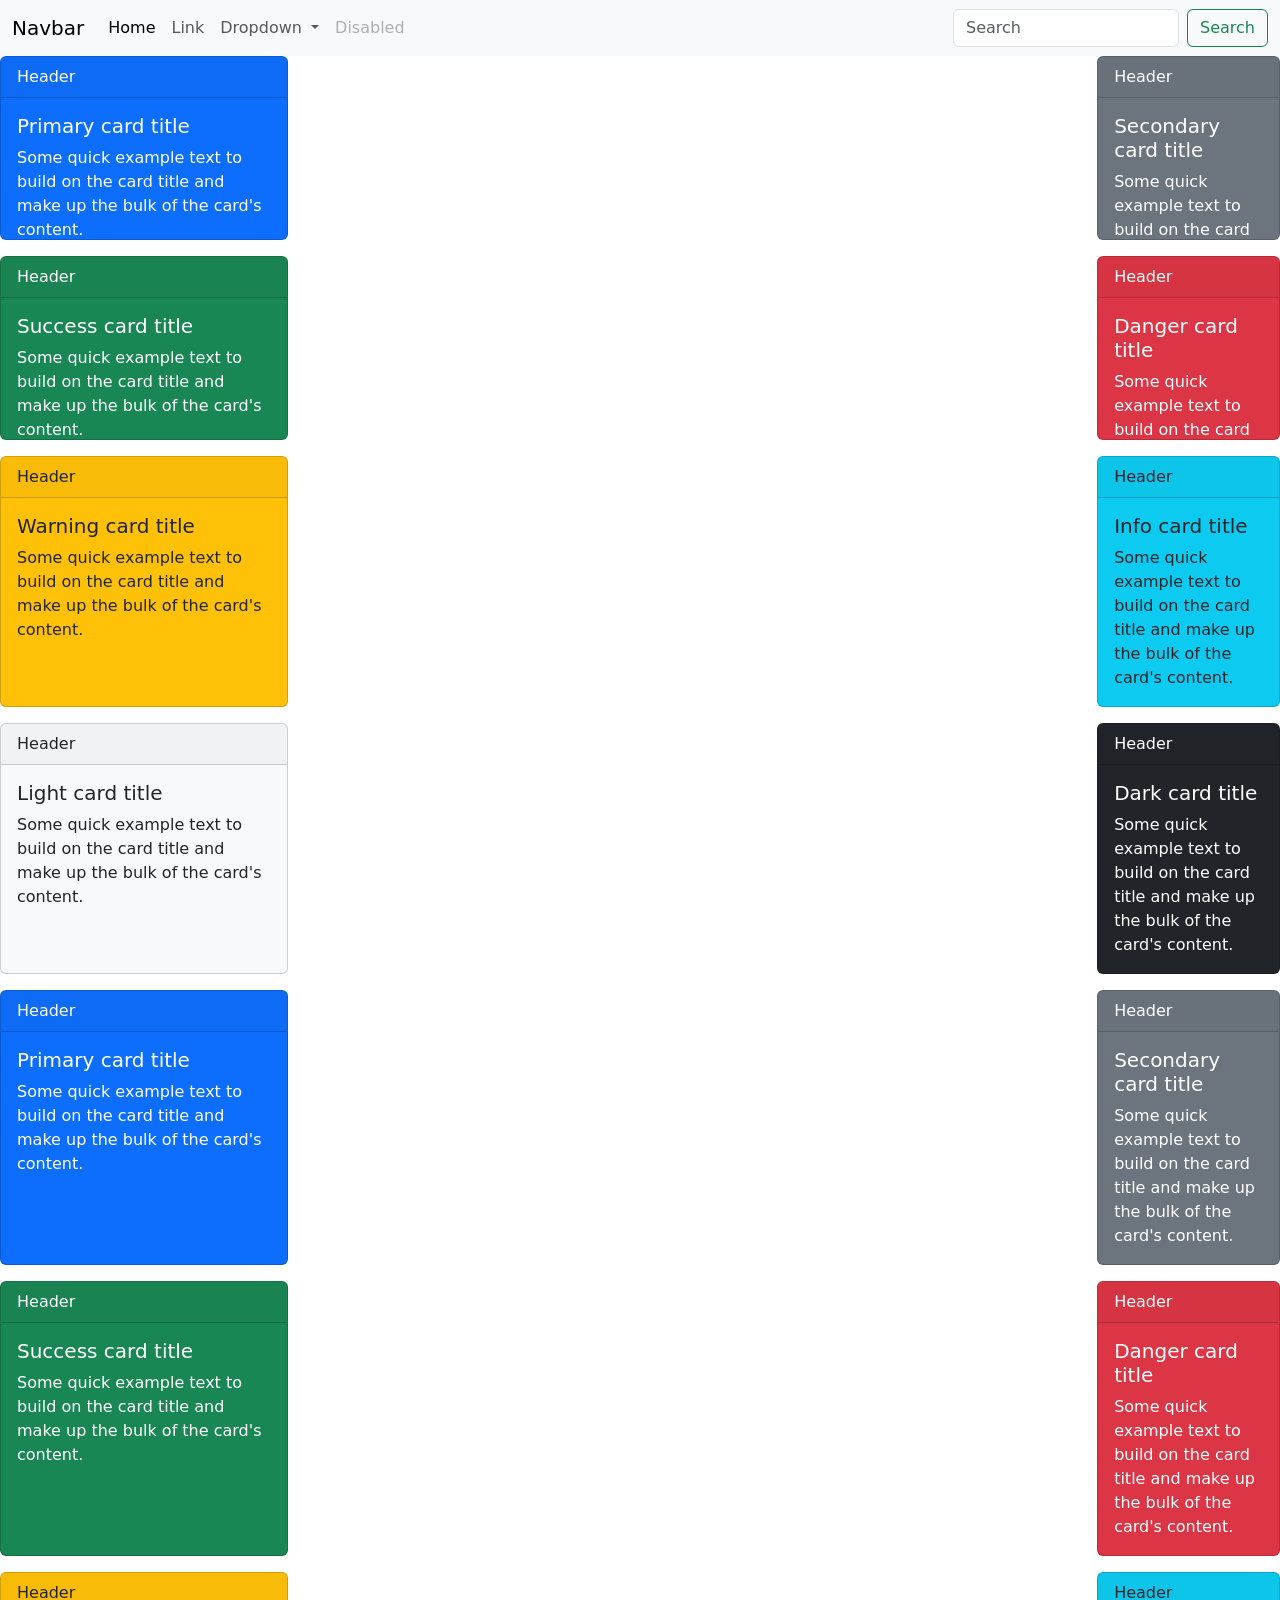
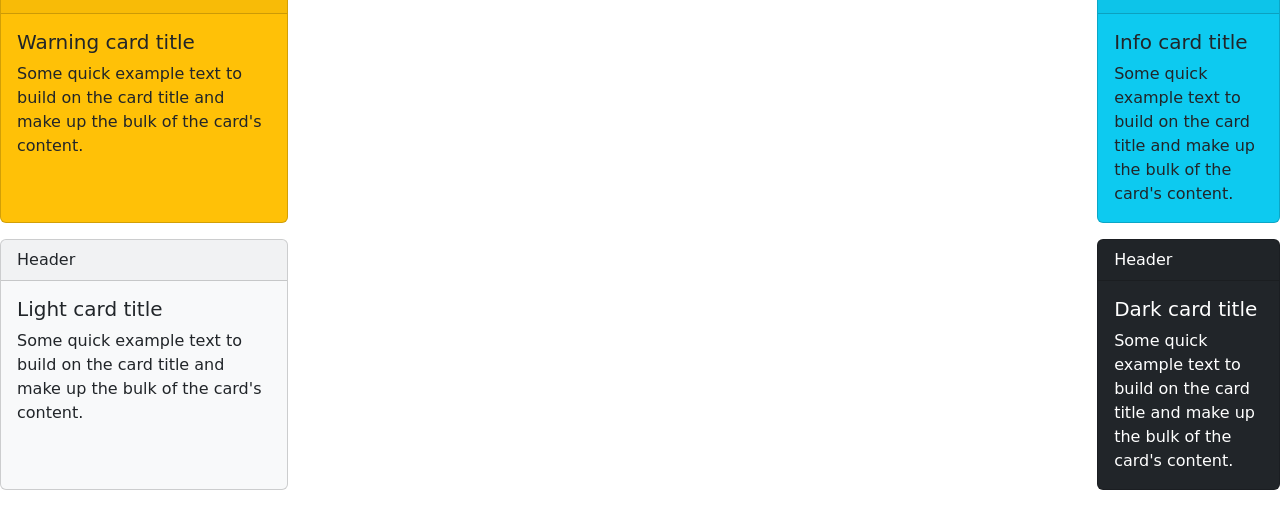
<file: bootstrap/index.html>
<!DOCTYPE html>
<html lang="en">
<head>
    <meta charset="UTF-8">
    <meta name="viewport" content="width=device-width, initial-scale=1.0">
    <link href="https://cdn.jsdelivr.net/npm/bootstrap@5.0.2/dist/css/bootstrap.min.css" rel="stylesheet" integrity="sha384-EVSTQN3/azprG1Anm3QDgpJLIm9Nao0Yz1ztcQTwFspd3yD65VohhpuuCOmLASjC" crossorigin="anonymous">
    <script src="https://cdn.jsdelivr.net/npm/bootstrap@5.0.2/dist/js/bootstrap.bundle.min.js" integrity="sha384-MrcW6ZMFYlzcLA8Nl+NtUVF0sA7MsXsP1UyJoMp4YLEuNSfAP+JcXn/tWtIaxVXM" crossorigin="anonymous"></script>
    <link rel="stylesheet" href="style.css">
    <title>Bootstrap</title>
</head>
<body>
<nav class="navbar navbar-expand-lg navbar-light bg-light">
  <div class="container-fluid">
    <a class="navbar-brand" href="#">Navbar</a>
    <button class="navbar-toggler" type="button" data-bs-toggle="collapse" data-bs-target="#navbarSupportedContent" aria-controls="navbarSupportedContent" aria-expanded="false" aria-label="Toggle navigation">
      <span class="navbar-toggler-icon"></span>
    </button>
    <div class="collapse navbar-collapse" id="navbarSupportedContent">
      <ul class="navbar-nav me-auto mb-2 mb-lg-0">
        <li class="nav-item">
          <a class="nav-link active" aria-current="page" href="../calculadoraGPT/">Home</a>
        </li>
        <li class="nav-item">
          <a class="nav-link" href="../calculos/">Link</a>
        </li>
        <li class="nav-item dropdown">
          <a class="nav-link dropdown-toggle" href="#" id="navbarDropdown" role="button" data-bs-toggle="dropdown" aria-expanded="false">
            Dropdown
          </a>
          <ul class="dropdown-menu" aria-labelledby="navbarDropdown">
            <li><a class="dropdown-item" href="#">Action</a></li>
            <li><a class="dropdown-item" href="#">Another action</a></li>
            <li><hr class="dropdown-divider"></li>
            <li><a class="dropdown-item" href="#">Something else here</a></li>
          </ul>
        </li>
        <li class="nav-item">
          <a class="nav-link disabled" href="#" tabindex="-1">Disabled</a>
        </li>
      </ul>
      <form class="d-flex">
        <input class="form-control me-2" type="search" placeholder="Search" aria-label="Search">
        <button class="btn btn-outline-success" type="submit">Search</button>
      </form>
    </div>
  </div>
</nav>
<div class="cards">
    <div class="card text-white bg-primary mb-3" style="max-width: 18rem;">
       <div class="card-header">Header</div>
        <div class="card-body">
          <h5 class="card-title">Primary card title</h5>
          <p class="card-text">Some quick example text to build on the card title and make up the bulk of the card's content.</p>
        </div>
      </div>
      <div class="card text-white bg-secondary mb-3" style="max-width: 18rem;">
        <div class="card-header">Header</div>
        <div class="card-body">
          <h5 class="card-title">Secondary card title</h5>
          <p class="card-text">Some quick example text to build on the card title and make up the bulk of the card's content.</p>
        </div>
      </div>
      <div class="card text-white bg-success mb-3" style="max-width: 18rem;">
        <div class="card-header">Header</div>
        <div class="card-body">
          <h5 class="card-title">Success card title</h5>
          <p class="card-text">Some quick example text to build on the card title and make up the bulk of the card's content.</p>
        </div>
      </div>
      <div class="card text-white bg-danger mb-3" style="max-width: 18rem;">
        <div class="card-header">Header</div>
        <div class="card-body">
          <h5 class="card-title">Danger card title</h5>
          <p class="card-text">Some quick example text to build on the card title and make up the bulk of the card's content.</p>
        </div>
      </div>
      <div class="card text-dark bg-warning mb-3" style="max-width: 18rem;">
        <div class="card-header">Header</div>
        <div class="card-body">
          <h5 class="card-title">Warning card title</h5>
          <p class="card-text">Some quick example text to build on the card title and make up the bulk of the card's content.</p>
        </div>
      </div>
      <div class="card text-dark bg-info mb-3" style="max-width: 18rem;">
        <div class="card-header">Header</div>
        <div class="card-body">
          <h5 class="card-title">Info card title</h5>
          <p class="card-text">Some quick example text to build on the card title and make up the bulk of the card's content.</p>
        </div>
      </div>
      <div class="card text-dark bg-light mb-3" style="max-width: 18rem;">
        <div class="card-header">Header</div>
        <div class="card-body">
          <h5 class="card-title">Light card title</h5>
          <p class="card-text">Some quick example text to build on the card title and make up the bulk of the card's content.</p>
        </div>
      </div>
      <div class="card text-white bg-dark mb-3" style="max-width: 18rem;">
        <div class="card-header">Header</div>
        <div class="card-body">
          <h5 class="card-title">Dark card title</h5>
          <p class="card-text">Some quick example text to build on the card title and make up the bulk of the card's content.</p>
        </div>
      </div>
    <div class="card text-white bg-primary mb-3" style="max-width: 18rem;">
       <div class="card-header">Header</div>
        <div class="card-body">
          <h5 class="card-title">Primary card title</h5>
          <p class="card-text">Some quick example text to build on the card title and make up the bulk of the card's content.</p>
        </div>
      </div>
      <div class="card text-white bg-secondary mb-3" style="max-width: 18rem;">
        <div class="card-header">Header</div>
        <div class="card-body">
          <h5 class="card-title">Secondary card title</h5>
          <p class="card-text">Some quick example text to build on the card title and make up the bulk of the card's content.</p>
        </div>
      </div>
      <div class="card text-white bg-success mb-3" style="max-width: 18rem;">
        <div class="card-header">Header</div>
        <div class="card-body">
          <h5 class="card-title">Success card title</h5>
          <p class="card-text">Some quick example text to build on the card title and make up the bulk of the card's content.</p>
        </div>
      </div>
      <div class="card text-white bg-danger mb-3" style="max-width: 18rem;">
        <div class="card-header">Header</div>
        <div class="card-body">
          <h5 class="card-title">Danger card title</h5>
          <p class="card-text">Some quick example text to build on the card title and make up the bulk of the card's content.</p>
        </div>
      </div>
      <div class="card text-dark bg-warning mb-3" style="max-width: 18rem;">
        <div class="card-header">Header</div>
        <div class="card-body">
          <h5 class="card-title">Warning card title</h5>
          <p class="card-text">Some quick example text to build on the card title and make up the bulk of the card's content.</p>
        </div>
      </div>
      <div class="card text-dark bg-info mb-3" style="max-width: 18rem;">
        <div class="card-header">Header</div>
        <div class="card-body">
          <h5 class="card-title">Info card title</h5>
          <p class="card-text">Some quick example text to build on the card title and make up the bulk of the card's content.</p>
        </div>
      </div>
      <div class="card text-dark bg-light mb-3" style="max-width: 18rem;">
        <div class="card-header">Header</div>
        <div class="card-body">
          <h5 class="card-title">Light card title</h5>
          <p class="card-text">Some quick example text to build on the card title and make up the bulk of the card's content.</p>
        </div>
      </div>
      <div class="card text-white bg-dark mb-3" style="max-width: 18rem;">
        <div class="card-header">Header</div>
        <div class="card-body">
          <h5 class="card-title">Dark card title</h5>
          <p class="card-text">Some quick example text to build on the card title and make up the bulk of the card's content.</p>
        </div>
      </div>
</div>
</body>
</html>
</file>
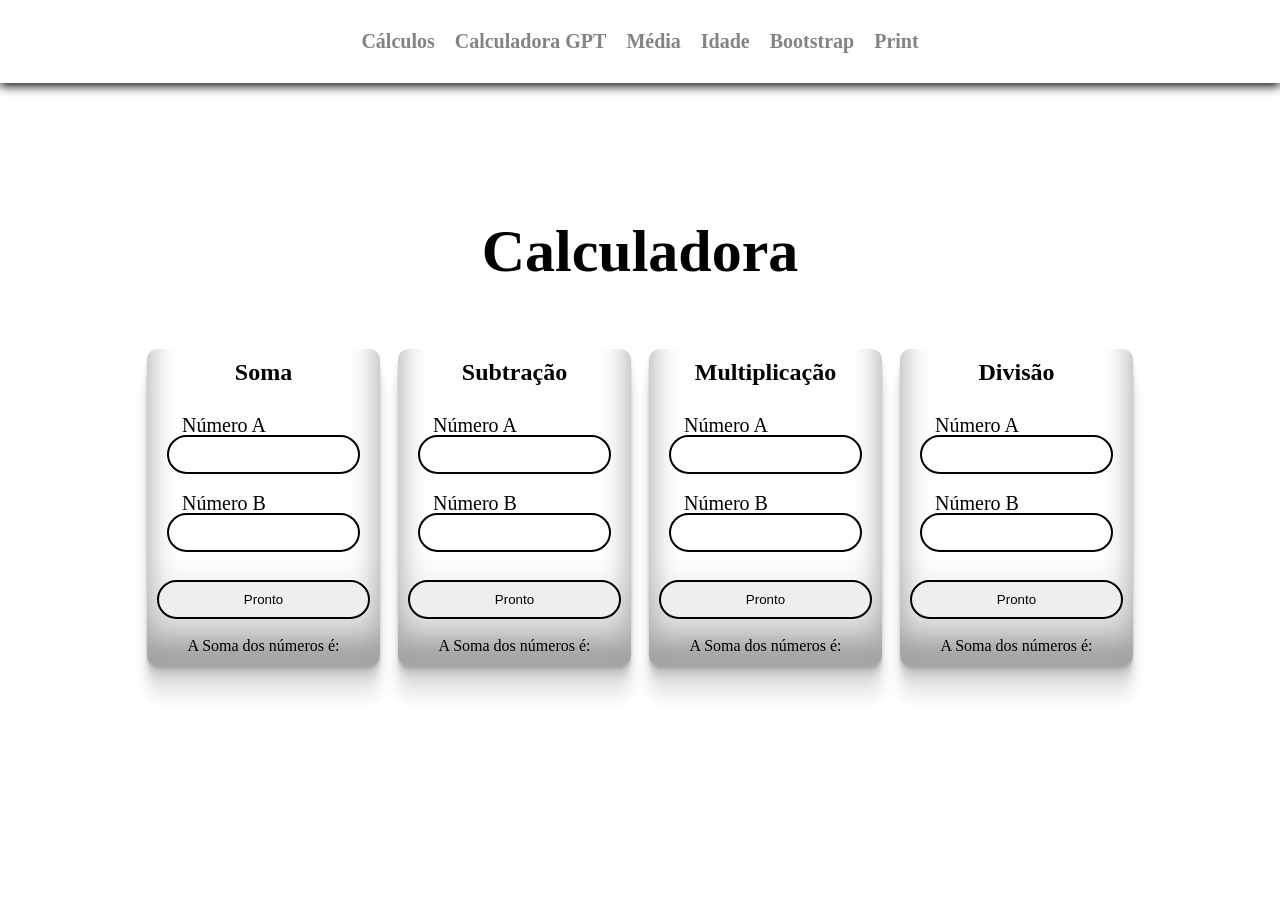
<file: calculos/index.html>
<!DOCTYPE html>
<html lang="en">
<head>
    <meta charset="UTF-8">
    <meta name="viewport" content="width=device-width, initial-scale=1.0">
    <link rel="stylesheet" href="style.css">
    <title>Cálculos</title>
</head>
<body>
    <nav>
        <a href="../calculos/">Cálculos</a>
        <a href="../calculadoraGPT/">Calculadora GPT</a>
        <a href="../media/">Média</a>
        <a href="../idade/">Idade</a>
        <a href="../bootstrap/">Bootstrap</a>
        <a href="../print/">Print</a>
    </nav>
    <h1>Calculadora</h1>
    <main>
            <div class="calculo">
            <h2>Soma</h2>
            <div>
                <label for="sum_A">Número A</label>
                <input type="number" id="sum_A">
                <label for="sum_B">Número B</label>
                <input type="number" id="sum_B">
            </div>
            <button onclick="somar()">Pronto</button>
            <p id="ans_sum">A Soma dos números é: </p>
        </div>
        <div class="calculo">
            <h2>Subtração</h2>
            <div>
                <label for="sub_A">Número A</label>
                <input type="number" id="sub_A">
                <label for="sub_B">Número B</label>
                <input type="number" id="sub_B">
            </div>
            <button onclick="subt()">Pronto</button>
            <p id="ans_sub">A Soma dos números é: </p>
        </div>
        <div class="calculo">
            <h2>Multiplicação</h2>
            <div>
                <label for="mult_A">Número A</label>
                <input type="number" id="mult_A">
                <label for="mult_B">Número B</label>
                <input type="number" id="mult_B">
            </div>
            <button onclick="mult()">Pronto</button>
            <p id="ans_mult">A Soma dos números é: </p>
        </div>
        <div class="calculo">
            <h2>Divisão</h2>
            <div>
                <label for="divs_A">Número A</label>
                <input type="number" id="divs_A">
                <label for="divs_B">Número B</label>
                <input type="number" id="divs_B">
            </div>
            <button onclick="divs()">Pronto</button>
            <p id="ans_divs">A Soma dos números é: </p>
        </div>

        <script src="script.js"></script>
    </main>
    
</body>
</html>
</file>
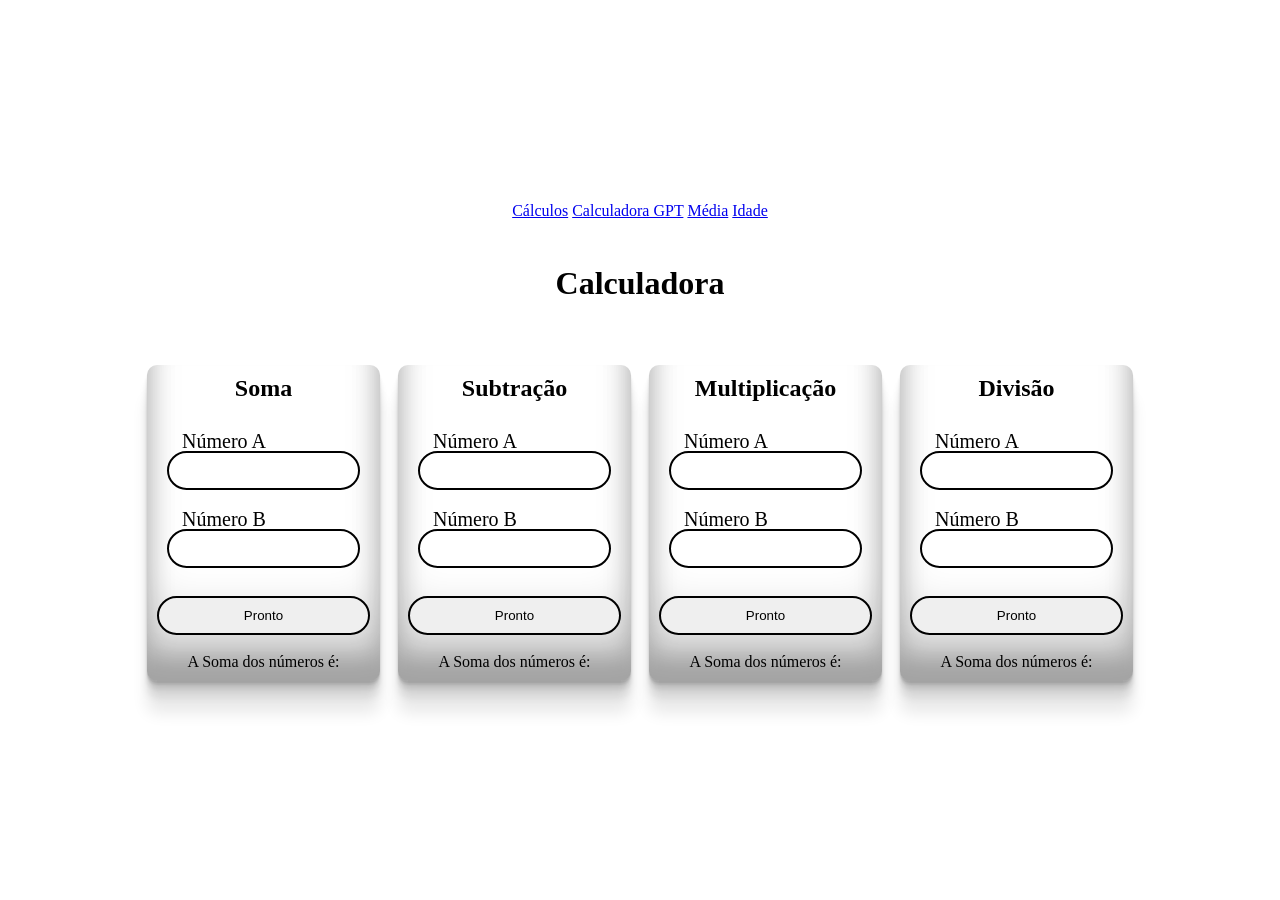
<file: idade/index.html>
<!DOCTYPE html>
<html lang="en">
<head>
    <meta charset="UTF-8">
    <meta name="viewport" content="width=device-width, initial-scale=1.0">
    <link rel="stylesheet" href="style.css">
    <title>Cálculos</title>
</head>
<body>
    <nav>
        <a href="../calculos/">Cálculos</a>
        <a href="../calculadoraGPT/">Calculadora GPT</a>
        <a href="../media/">Média</a>
        <a href="../idade/">Idade</a>
    </nav>
    <h1>Calculadora</h1>
    <main>
            <div class="calculo">
            <h2>Soma</h2>
            <div>
                <label for="sum_A">Número A</label>
                <input type="number" id="sum_A">
                <label for="sum_B">Número B</label>
                <input type="number" id="sum_B">
            </div>
            <button onclick="somar()">Pronto</button>
            <p id="ans_sum">A Soma dos números é: </p>
        </div>
        <div class="calculo">
            <h2>Subtração</h2>
            <div>
                <label for="sub_A">Número A</label>
                <input type="number" id="sub_A">
                <label for="sub_B">Número B</label>
                <input type="number" id="sub_B">
            </div>
            <button onclick="subt()">Pronto</button>
            <p id="ans_sub">A Soma dos números é: </p>
        </div>
        <div class="calculo">
            <h2>Multiplicação</h2>
            <div>
                <label for="mult_A">Número A</label>
                <input type="number" id="mult_A">
                <label for="mult_B">Número B</label>
                <input type="number" id="mult_B">
            </div>
            <button onclick="mult()">Pronto</button>
            <p id="ans_mult">A Soma dos números é: </p>
        </div>
        <div class="calculo">
            <h2>Divisão</h2>
            <div>
                <label for="divs_A">Número A</label>
                <input type="number" id="divs_A">
                <label for="divs_B">Número B</label>
                <input type="number" id="divs_B">
            </div>
            <button onclick="divs()">Pronto</button>
            <p id="ans_divs">A Soma dos números é: </p>
        </div>

        <script src="script.js"></script>
    </main>
    
</body>
</html>
</file>
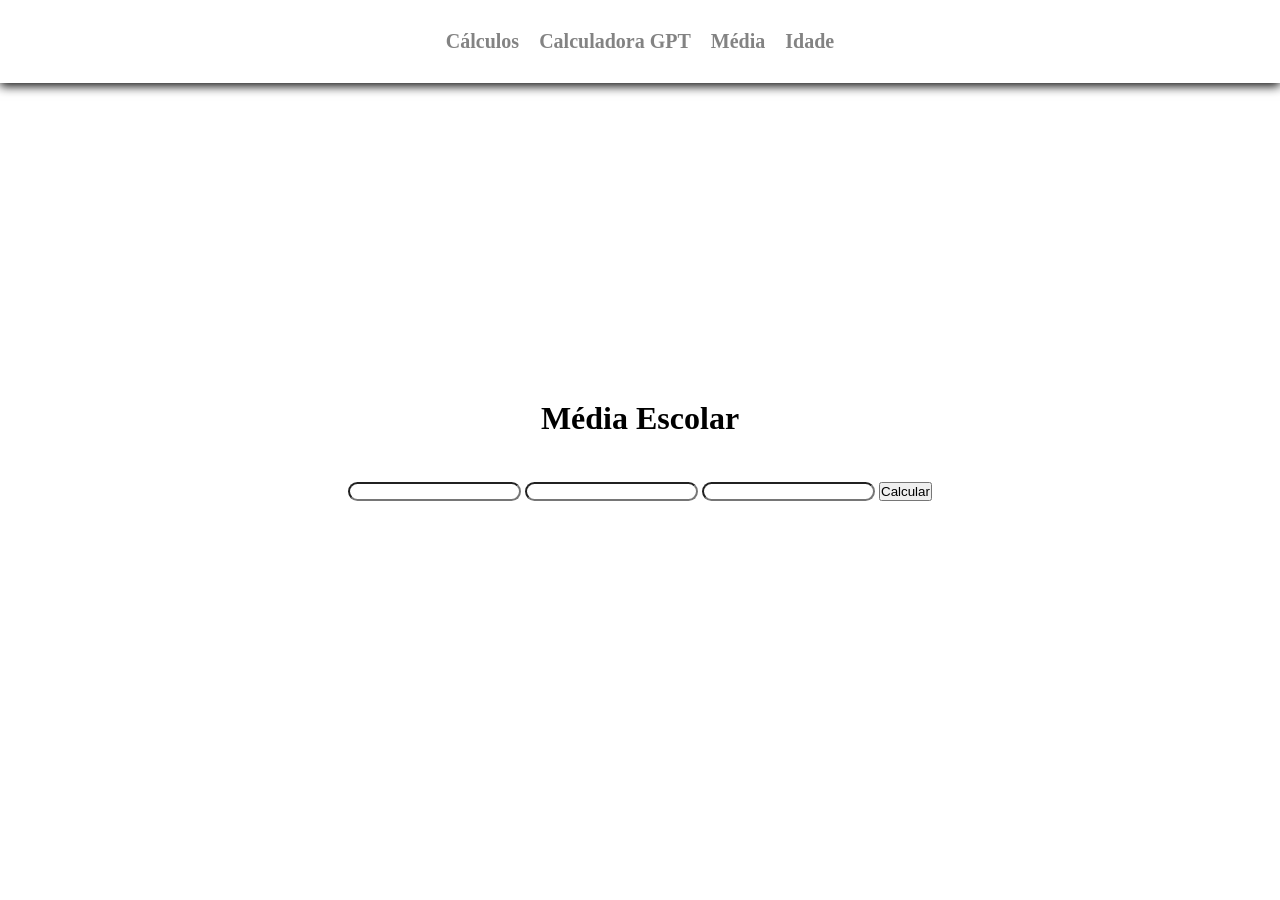
<file: media/index.html>
<!DOCTYPE html>
<html lang="en">
<head>
    <meta charset="UTF-8">
    <meta name="viewport" content="width=device-width, initial-scale=1.0">
    <link rel="stylesheet" href="style.css">
    <title>Média escolar</title>
</head>
<body>
    <nav>
        <a href="../calculos/">Cálculos</a>
        <a href="../calculadoraGPT/">Calculadora GPT</a>
        <a href="../media/">Média</a>
        <a href="../idade/">Idade</a>
    </nav>
    <h1>Média Escolar</h1>
    <main>
        <input type="number" id="nota1">
        <input type="number" id="nota2">
        <input type="number" id="nota3">
        <button onclick="calcmedia()">Calcular</button>
        <p id="resposta"></p>
    </main>
    <script src="script.js"></script>
</body>
</html>
</file>
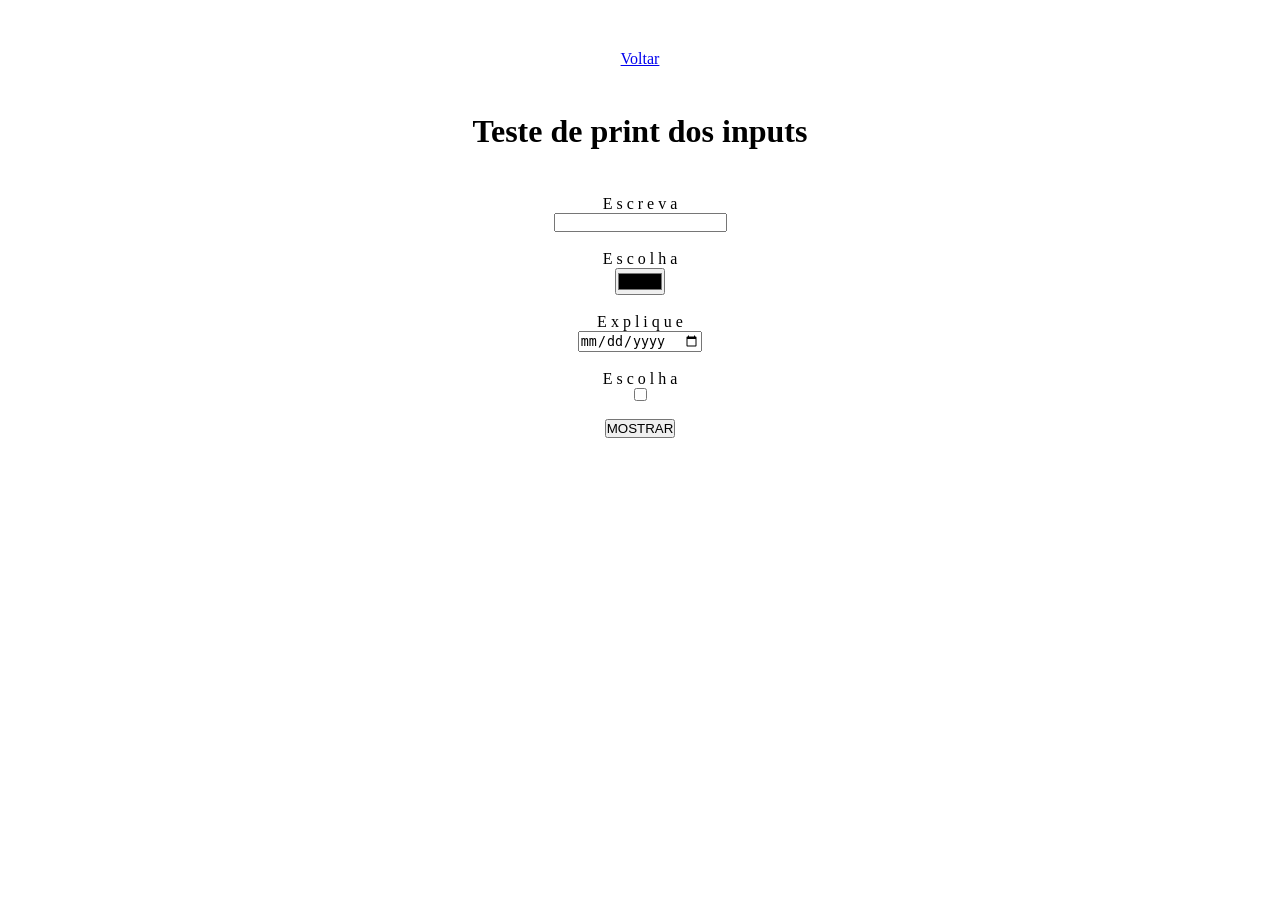
<file: print/index.html>
<!DOCTYPE html>
<html lang="en">
<head>
    <meta charset="UTF-8">
    <meta name="viewport" content="width=device-width, initial-scale=1.0">
    <title>Prints dos imputs</title>
    <link rel="stylesheet" href="style.css">
</head>
<body>
    <nav>
        <a href="../calculos/">Voltar</a>
    </nav>
    <h1>Teste de print dos inputs</h1>
    <main>
        <label for="">E s c r e v a</label>
        <input type="text" id="i1"><br>
        <label for="">E s c o l h a</label>
        <input type="color" id="i2"><br>
        <label for="">E x p l i q u e</label>
        <input type="date" id="i3"><br>
        <label for="">E s c o l h a</label>
        <input type="checkbox" id="i4"><br>

        <button onclick="mostrar()">MOSTRAR</button>
    </main>
    <div class="resultPrint" id="print">
        <p id="printTexto"></p>
        <p id="printCor"></p>
        <p id="printData"></p>
        <p id="printCheckbox"></p>
        <p id=""></p>
    </div>
    <script src="script.js"></script>
</body>
</html>
</file>
<file: bootstrap/style.css>
/* .cards{
    display: flex;
    flex-wrap: wrap;
    justify-content: space-around;
} */
.cards{
    display: grid;
    grid-template-columns: 6fr 1fr;
    grid-template-rows: 200px 200px;
}
</file>
<file: calculos/style.css>
*{
    margin: 0;
    padding: 0;
    box-sizing: border-box;
}
body{
    display: flex;
    align-items: center;
    justify-content: center;
    flex-direction: column;
    gap: 5vh;
    min-height: 100vh;
    height: auto;
}
div{
    padding: 10px;
    border-radius: 10px;
    display: flex;
    align-items: center;
    justify-content: center;
    flex-direction: column;
    gap: 2vh;
}
.calculo{
    box-shadow: rgba(0, 0, 0, 0.17) 0px -23px 25px 0px inset, rgba(0, 0, 0, 0.15) 0px -36px 30px 0px inset, rgba(0, 0, 0, 0.1) 0px -79px 40px 0px inset, rgba(0, 0, 0, 0.06) 0px 2px 1px, rgba(0, 0, 0, 0.09) 0px 4px 2px, rgba(0, 0, 0, 0.09) 0px 8px 4px, rgba(0, 0, 0, 0.09) 0px 16px 8px, rgba(0, 0, 0, 0.09) 0px 32px 16px;
}
main{
    display: flex;
    align-items: center;
    justify-content: center;
    flex-direction: row;
    gap: 2vh;
    flex-wrap: wrap;
    padding-bottom: 2vh;
    padding-top: 2vh;
}
label{
    margin-bottom: -20px;
    text-align: left;
    width: 100%;
    font-size: 20px;
    padding-left: 15px;
}
input{
    width: 100%;
    padding: 10px;
    border-radius: 999px;
    border: none;
    border: 2px solid ;
}
button{
    width: 100%;
    padding: 10px;
    border-radius: 999px;
    border: none;
    border: 2px solid ;
    transition: all 200ms ease-in-out;
}       
button:hover{
    cursor: pointer;
    border: 2px solid blue;
    background-color: rgb(55, 55, 255);
    color: white;
    font-weight: bold;
}
h1, h2{
     font-family: "Playwrite NO", cursive;
}
h1{
    font-size: 60px;
}
nav{
    position: fixed;
    width: 100%;
    padding: 30px;
    background-color: #ffffff;
    top: 0;
    box-shadow: 0px 3px 10px #090909;
    display: flex;
    align-items: center;
    justify-content: center;
    gap: 20px;
    animation: fromTop 500ms ease-in-out;
}
@keyframes fromTop {
    0%{
        opacity: 0;
        transition: translateY(-100px);
    }
    100%{
        opacity: 1;
    }
}
a{
    text-decoration: none;
    color: #090909;
    font-size: 20px;
    opacity: 0.5;
    font-weight: 600;
    transition: all 200ms ease-in-out;
}
a.hover{
    cursor: pointer;
    opacity: 1;
}
</file>
<file: idade/style.css>
*{
    margin: 0;
    padding: 0;
    box-sizing: border-box;
}
body{
    display: flex;
    align-items: center;
    justify-content: center;
    flex-direction: column;
    gap: 5vh;
    min-height: 100vh;
    height: auto;
}
div{
    padding: 10px;
    border-radius: 10px;
    display: flex;
    align-items: center;
    justify-content: center;
    flex-direction: column;
    gap: 2vh;
}
.calculo{
    box-shadow: rgba(0, 0, 0, 0.17) 0px -23px 25px 0px inset, rgba(0, 0, 0, 0.15) 0px -36px 30px 0px inset, rgba(0, 0, 0, 0.1) 0px -79px 40px 0px inset, rgba(0, 0, 0, 0.06) 0px 2px 1px, rgba(0, 0, 0, 0.09) 0px 4px 2px, rgba(0, 0, 0, 0.09) 0px 8px 4px, rgba(0, 0, 0, 0.09) 0px 16px 8px, rgba(0, 0, 0, 0.09) 0px 32px 16px;
}
main{
    display: flex;
    align-items: center;
    justify-content: center;
    flex-direction: row;
    gap: 2vh;
    flex-wrap: wrap;
    padding-bottom: 2vh;
    padding-top: 2vh;
}
label{
    margin-bottom: -20px;
    text-align: left;
    width: 100%;
    font-size: 20px;
    padding-left: 15px;
}
input{
    width: 100%;
    padding: 10px;
    border-radius: 999px;
    border: none;
    border: 2px solid ;
}
button{
    width: 100%;
    padding: 10px;
    border-radius: 999px;
    border: none;
    border: 2px solid ;
    transition: all 200ms ease-in-out;
}       
button:hover{
    cursor: pointer;
    border: 2px solid blue;
    background-color: rgb(55, 55, 255);
    color: white;
    font-weight: bold;
}
</file>
<file: media/style.css>
*{
    margin: 0;
    padding: 0;
    box-sizing: border-box;
}
nav{
    position: fixed;
    width: 100%;
    padding: 30px;
    background-color: #ffffff;
    top: 0;
    box-shadow: 0px 3px 10px #090909;
    display: flex;
    align-items: center;
    justify-content: center;
    gap: 20px;
    animation: fromTop 500ms ease-in-out;
}
@keyframes fromTop {
    0%{
        opacity: 0;
        transition: translateY(-100px);
    }
    100%{
        opacity: 1;
    }
}
a{
    text-decoration: none;
    color: #090909;
    font-size: 20px;
    opacity: 0.5;
    font-weight: 600;
    transition: all 200ms ease-in-out;
}
a.hover{
    cursor: pointer;
    opacity: 1;
}
body{
    display: flex;
    align-items: center;
    justify-content: center;
    flex-direction: column;
    gap: 5vh;
    min-height: 100vh;
    height: auto;
}
input{
    border-radius: 999px;
}
</file>
<file: print/style.css>
*{
    margin: 0;
    padding: 0;
    box-sizing: border-box;
}
body{
    padding: 50px;
    display: flex;
    flex-direction: column;
    align-items: center;
    justify-content: center;
    gap: 5vh;
}
main{
    display: flex;
    flex-direction: column;
    align-items: center;
    justify-content: centers;
}
.resultPrint{
    display: none;
    background-color: black;
    color: white;
    padding: 20px;
}
</file>
